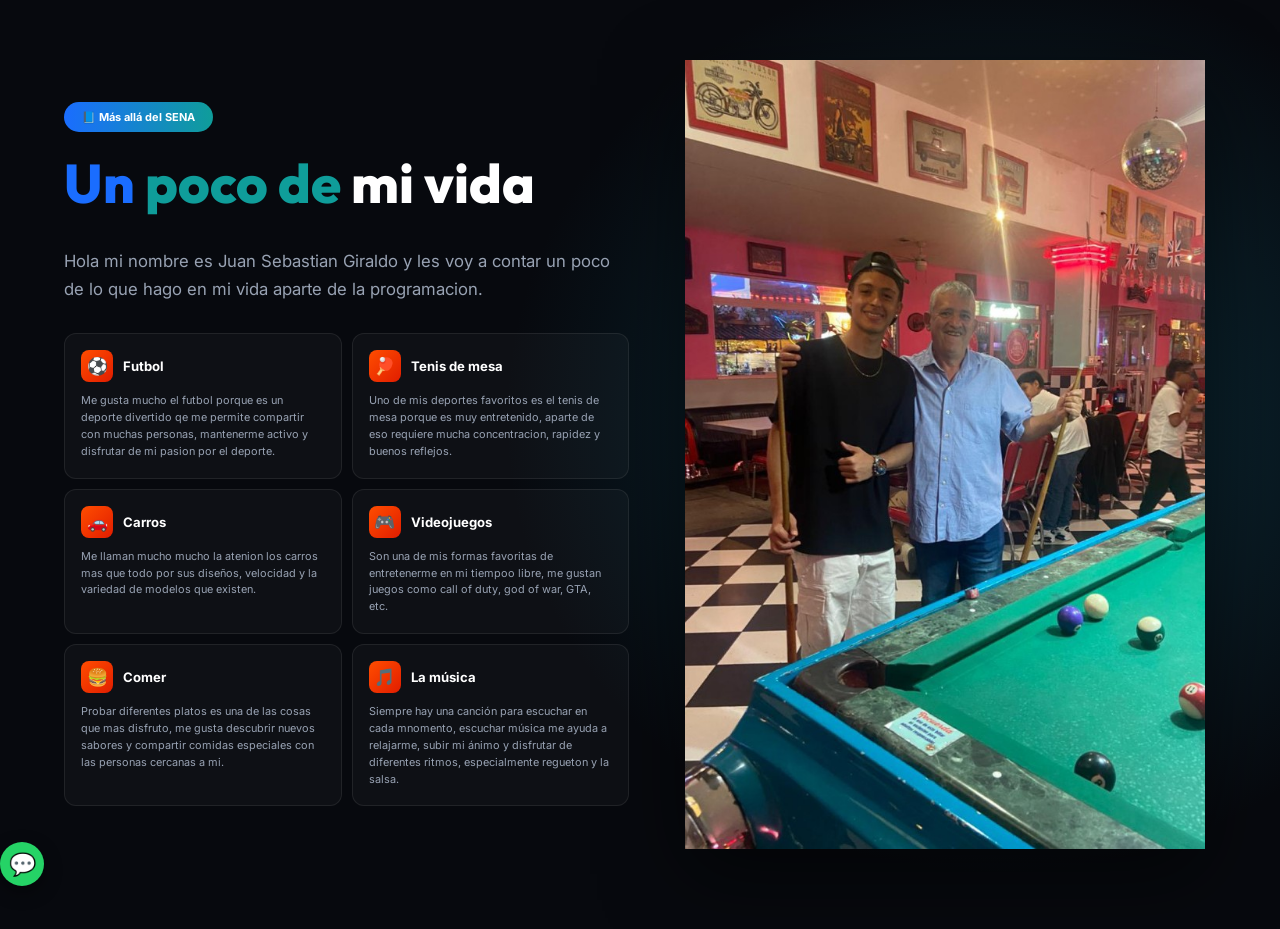
<file: actividad1/index.html>
<!DOCTYPE html>
<html lang="es">
<head>
<meta charset="UTF-8">
<meta name="viewport" content="width=device-width, initial-scale=1">
<title>Un poco de mi vida</title>

<!-- Tipografías: Inter (texto) + Outfit (título) -->
<link rel="preconnect" href="https://fonts.googleapis.com">
<link href="https://fonts.googleapis.com/css2?family=Inter:wght@400;500;700&family=Outfit:wght@800&display=swap" rel="stylesheet">

<!-- Estilos: archivo CSS externo -->
<link rel="stylesheet" href="style.css">
</head>

<body>

<section class="life" id="vida">
  <div class="life__inner">

    <!-- ================= COLUMNA IZQUIERDA ================= -->
    <div class="life__text">

      <span class="badge">📘 Más allá del SENA</span>

      <h2 class="life__title">
        <span class="t-blue">Un</span>
        <span class="t-teal">poco de</span>
        <span class="t-white">mi vida</span>
      </h2>

      <p class="life__intro">
        Hola mi nombre es Juan Sebastian Giraldo y les voy a contar un poco de lo que hago en mi vida aparte de la programacion.
      </p>

      <div class="cards">

        <!-- TARJETA 1: Cocina & Coctelería -->
        <article class="card">
          <div class="card__head">
            <span class="card__icon">⚽</span>
            <h3 class="card__title">Futbol</h3>
          </div>
          <p class="card__text">Me gusta mucho el futbol porque es un deporte divertido qe me permite compartir con muchas personas, mantenerme activo y disfrutar de mi pasion por el deporte.</p>
          <!-- 🖼️ IMAGEN 1 (burbuja de futbol) -->
          <div class="bubble"><img src="./images/futbol.jfif" alt="Futbolito"></div>
        </article>

        <!-- TARJETA 2: tenis de mesa -->
        <article class="card">
          <div class="card__head">
            <span class="card__icon">🏓</span>
            <h3 class="card__title">Tenis de mesa</h3>
          </div>
          <p class="card__text">Uno de mis deportes favoritos es el tenis de mesa porque es muy entretenido, aparte de eso requiere mucha concentracion, rapidez y buenos reflejos.</p>
          <!-- 🖼️ IMAGEN 2 (burbuja de pong pong) -->
          <div class="bubble"><img src="./images/tenisdemesa.jfif" alt="Ping pong"></div>
        </article>

        <!-- TARJETA 3: Carros -->
        <article class="card">
          <div class="card__head">
            <span class="card__icon">🚗</span>
            <h3 class="card__title">Carros</h3>
          </div>
          <p class="card__text">Me llaman mucho mucho la atenion los carros mas que todo por sus diseños, velocidad y la variedad de modelos que existen.</p>
          <!-- 🖼️ IMAGEN 3 (burbuja de carros) -->
          <div class="bubble"><img src="./images/carros.jfif" alt="Carros"></div>
        </article>

        <!-- TARJETA 4: videojuegos-->
        <article class="card">
          <div class="card__head">
            <span class="card__icon">🎮</span>
            <h3 class="card__title">Videojuegos</h3>
          </div>
          <p class="card__text">Son una de mis formas favoritas de entretenerme en mi tiempoo libre, me gustan juegos como call of duty, god of war, GTA, etc.</p>
          <!-- 🖼️ IMAGEN 4 (burbuja de videojuegos) -->
          <div class="bubble"><img src="./images/videojuegos.jfif" alt="Jueguitos"></div>
        </article>

        <!-- TARJETA 5: comer-->
        <article class="card">
          <div class="card__head">
            <span class="card__icon">🍔</span>
            <h3 class="card__title">Comer</h3>
          </div>
          <p class="card__text">Probar diferentes platos es una de las cosas que mas disfruto, me gusta descubrir nuevos sabores y compartir comidas especiales con las personas cercanas a mi.</p>
          <!-- 🖼️ IMAGEN 5 (comer) -->
          <div class="bubble"><img src="./images/comida.jfif" alt="Comer"></div>
        </article>

        <!-- TARJETA 6: musica -->
        <article class="card">
          <div class="card__head">
            <span class="card__icon">🎵</span>
            <h3 class="card__title">La música</h3>
          </div>
          <p class="card__text">Siempre hay una canción para escuchar en cada mnomento, escuchar música me ayuda a relajarme, subir mi ánimo y disfrutar de diferentes ritmos, especialmente regueton y la salsa.</p>
          <!-- 🖼️ IMAGEN 6 (musica) -->
          <div class="bubble"><img src="./images/musica.jfif" alt="Musica"></div>
        </article>

      </div><!-- /cards -->
    </div><!-- /life__text -->

    
    <div class="foto">

      <!-- 🖼️ IMAGEN PRINCIPAL-->
      <img class="foto__main" src="./images/foto1.jpeg" alt="Mi husky">

      <!-- 🖼️ IMAGEN 7 burbuja -->
      <div class="bubble"><img src="./images/foto2.jpeg" alt="Foto real de mi perro"></div>
    </div>

  </div><!-- /life__inner -->
</section>

<!-- Botón de WhatsApp: cambia el número (con código de país, sin + ni espacios) -->
<a class="whatsapp" href="https://wa.me/573000000000" target="_blank" rel="noopener" aria-label="WhatsApp">💬</a>

<!-- Lógica: archivo JS externo -->
<script src="script.js"></script>
</body>
</html>
</file>
<file: actividad1/style.css>
:root {
  --bg: #07090e;                      /* fondo general */
  --card-bg: rgba(255,255,255,.03);   /* fondo de las tarjetas */
  --card-border: rgba(255,255,255,.08);
  --text: #ffffff;
  --muted: #98a2b3;                   /* texto secundario */
  --blue: #1a6dff;                    /* "Un"  */
  --teal: #0f9d9a;                    /* "poco de" */
  --icon-grad: linear-gradient(135deg,#ff4d00,#e11d00); /* cuadro naranja del icono */
  --bubble: 118px;                    /* tamaño de las burbujas de las tarjetas */
}


* { box-sizing: border-box; margin: 0; padding: 0; }
body {
  font-family: 'Inter', sans-serif;
  background: var(--bg);
  color: var(--text);
  min-height: 100vh;
}

.life {
  position: relative;
  padding: 60px 5vw 80px;
  overflow: hidden;
  background:
    radial-gradient(ellipse 55% 70% at 78% 45%, rgba(16,80,100,.55), transparent 70%),
    var(--bg);
}


.life__inner {
  max-width: 1200px;
  margin: 0 auto;
  display: grid;
  grid-template-columns: 1.05fr 1fr;
  gap: 40px;
  align-items: center;
}

.badge {
  display: inline-flex; align-items: center; gap: 8px;
  padding: 8px 18px; border-radius: 999px;
  background: linear-gradient(90deg,#1a6dff,#0f9d9a);
  font-size: 11px; font-weight: 700;
  margin-bottom: 22px;
}

.life__title {
  font-family: 'Outfit', sans-serif;
  font-weight: 800;
  font-size: clamp(2.4rem, 5vw, 3.4rem);
  line-height: 1.1;
}
/* Cada parte del título con su color */
.t-blue  { color: var(--blue); }
.t-teal  { color: var(--teal); }
.t-white { color: #fff; }

.life__intro {
  margin: 34px 0 30px;
  max-width: 560px;
  color: var(--muted);
  font-size: 1.05rem;
  line-height: 1.65;
}

.cards {
  display: grid;
  grid-template-columns: repeat(2, 1fr);
  gap: 10px;
  max-width: 565px;
}

.card {
  position: relative;              /* necesario para ubicar la burbuja */
  padding: 16px 16px 18px;
  background: var(--card-bg);
  border: 1px solid var(--card-border);
  border-radius: 12px;
  min-height: 114px;
  cursor: default;
  transition: border-color .3s, background .3s, transform .3s;
}
.card:hover {
  border-color: rgba(255,90,30,.45);
  background: rgba(255,255,255,.055);
  transform: translateY(-3px);
}

.card__head { display: flex; align-items: center; gap: 10px; margin-bottom: 10px; }

/* Cuadro naranja con emoji */
.card__icon {
  width: 32px; height: 32px; flex: none;
  display: grid; place-items: center;
  border-radius: 8px;
  background: var(--icon-grad);
  font-size: 17px;
}
.card__title { font-size: .82rem; font-weight: 700; }
.card__text  { font-size: .68rem; line-height: 1.55; color: var(--muted); }

/*
BURBUJA REDONDA (mini imagen al pasar el cursor)
- Se usa la MISMA clase para las tarjetas y para el perro.- Por defecto está oculta (opacity 0 y escala 0.4).
*/
.bubble {
  position: absolute;
  width: var(--bubble); height: var(--bubble);
  border-radius: 50%;
  overflow: hidden;
  border: 4px solid #0d1a22;                  /* aro oscuro como en la imagen */
  box-shadow: 0 10px 30px rgba(0,0,0,.6), 0 0 0 1px rgba(255,255,255,.12);
  background: #16222b;
  opacity: 0;
  transform: scale(.4);
  transform-origin: bottom left;
  pointer-events: none;                       /* no estorba al cursor */
  transition: opacity .3s ease, transform .4s cubic-bezier(.34,1.56,.64,1);
  z-index: 5;
}
.bubble img { width: 100%; height: 100%; object-fit: cover; display: block; }

/* Burbuja de cada TARJETA: sale en la esquina superior derecha */
.card .bubble { top: -46px; right: -22px; transform-origin: bottom left; }

/* Se muestra al pasar el cursor por la tarjeta */
.card:hover .bubble { opacity: 1; transform: scale(1); }

.foto { position: relative; display: grid; place-items: center; }

.foto__main {
  width: min(100%, 520px);
  filter: drop-shadow(0 25px 40px rgba(0,0,0,.55));
  transition: transform .5s ease;
}
.foto:hover .foto__main { transform: scale(1.03) rotate(-1deg); }


.foto .bubble {
  --bubble: 190px;
  left: 4%; top: 36%;
  transform-origin: right center;
}
.foto:hover .bubble { opacity: 1; transform: scale(1); }


.whatsapp {
  position: fixed; left: 0; bottom: 14px;
  width: 44px; height: 44px; border-radius: 50%;
  background: #25d366; color: #fff;
  display: grid; place-items: center;
  font-size: 22px; text-decoration: none;
  box-shadow: 0 6px 18px rgba(0,0,0,.4);
  z-index: 20;
}

.img-fallback {
  display: grid; place-items: center;
  width: 100%; height: 100%;
  background: linear-gradient(135deg,#243746,#101b24);
  color: #8fa3b3; font-size: 11px; text-align: center; padding: 8px;
}

@media (max-width: 900px) {
  .life__inner { grid-template-columns: 1fr; }
  .foto { order: -1; }                           /* perro arriba en móvil */
}
@media (max-width: 520px) {
  .cards { grid-template-columns: 1fr; }
}
/* Respeta a quien desactiva animaciones */
@media (prefers-reduced-motion: reduce) {
  * { transition: none !important; }
}
</file>
